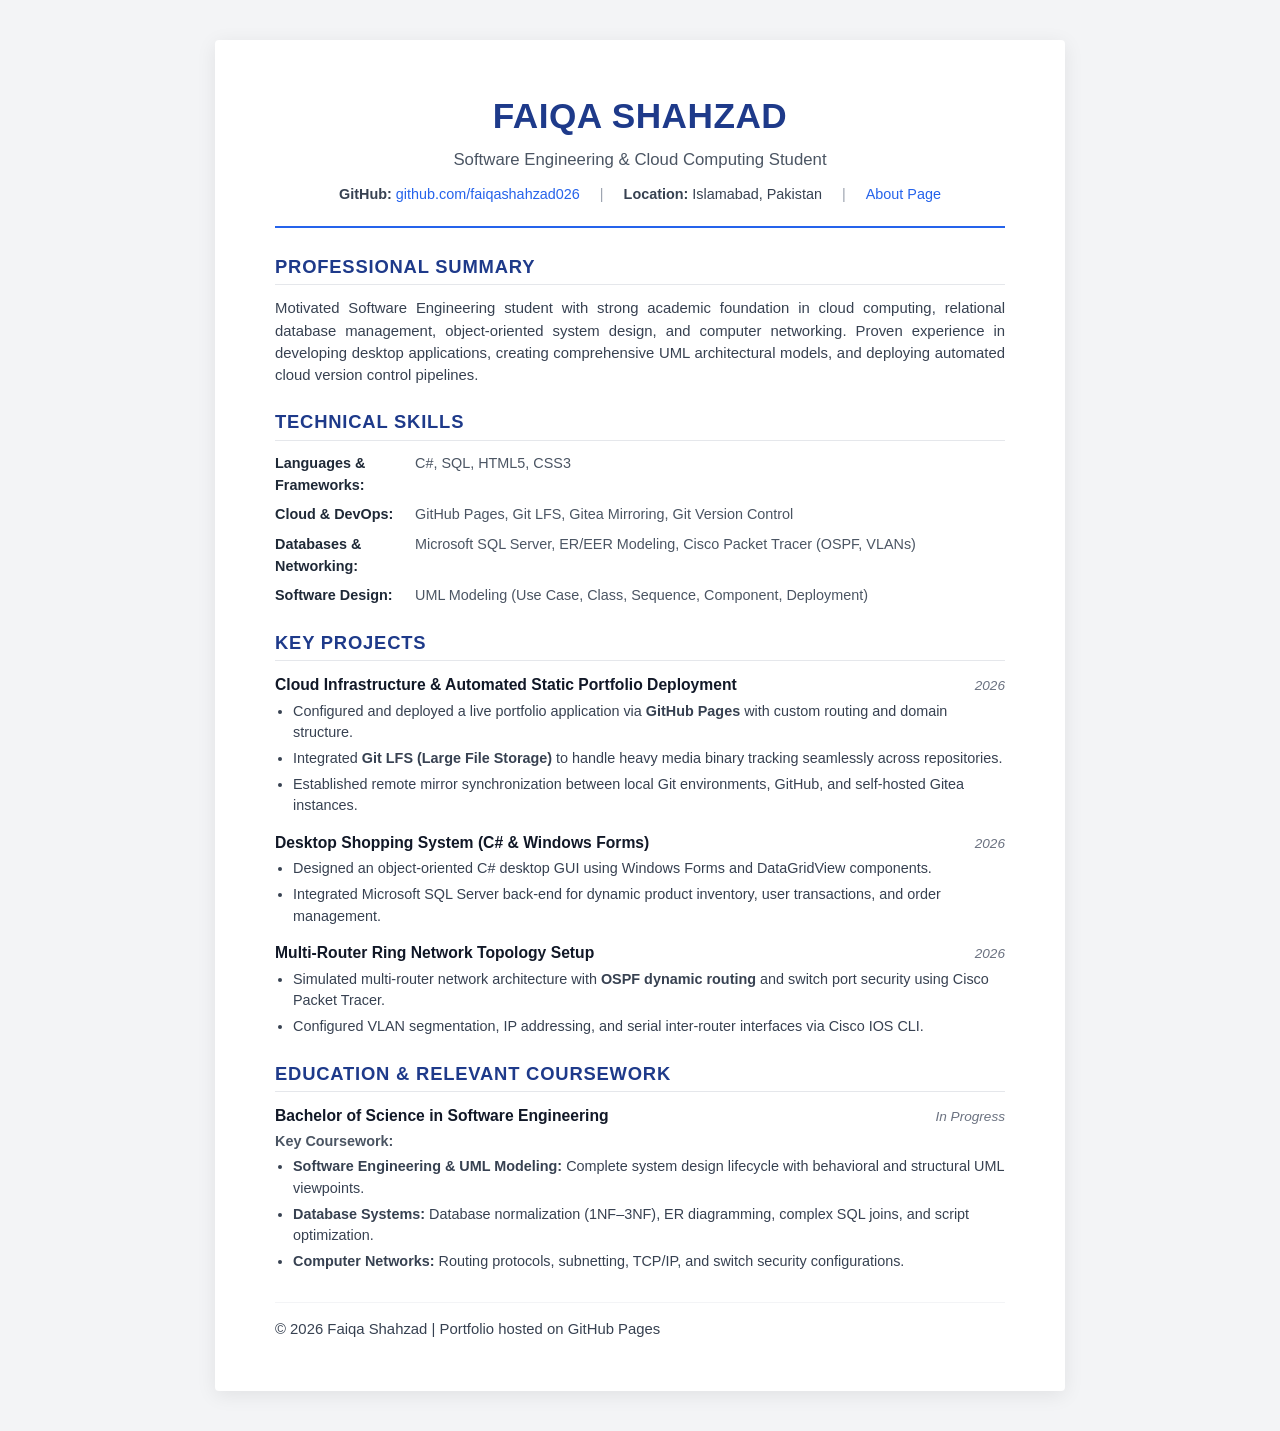
<file: index.html>
<!DOCTYPE html>
<html lang="en">
<head>
    <meta charset="UTF-8">
    <meta name="viewport" content="width=device-width, initial-scale=1.0">
    <title>Faiqa Shahzad - Curriculum Vitae</title>
    <style>
        * {
            box-sizing: border-box;
            margin: 0;
            padding: 0;
        }

        body {
            font-family: 'Helvetica Neue', Arial, sans-serif;
            background-color: #f3f4f6;
            color: #1f2937;
            line-height: 1.5;
            padding: 40px 15px;
        }

        .cv-container {
            max-width: 850px;
            margin: 0 auto;
            background: #ffffff;
            padding: 50px 60px;
            box-shadow: 0 4px 20px rgba(0, 0, 0, 0.08);
            border-radius: 4px;
        }

        /* Header / Contact Section */
        header {
            text-align: center;
            border-bottom: 2px solid #2563eb;
            padding-bottom: 20px;
            margin-bottom: 25px;
        }

        header h1 {
            font-size: 2.2rem;
            color: #1e3a8a;
            letter-spacing: 0.5px;
            text-transform: uppercase;
            margin-bottom: 4px;
        }

        header .subtitle {
            font-size: 1.05rem;
            color: #4b5563;
            font-weight: 500;
            margin-bottom: 12px;
        }

        .contact-info {
            display: flex;
            justify-content: center;
            gap: 20px;
            flex-wrap: wrap;
            font-size: 0.9rem;
            color: #374151;
        }

        .contact-info a {
            color: #2563eb;
            text-decoration: none;
            font-weight: 500;
        }

        .contact-info a:hover {
            text-decoration: underline;
        }

        .contact-info span {
            color: #9ca3af;
        }

        /* Section Styling */
        section {
            margin-bottom: 22px;
        }

        h2 {
            font-size: 1.15rem;
            color: #1e3a8a;
            text-transform: uppercase;
            letter-spacing: 0.8px;
            border-bottom: 1px solid #e5e7eb;
            padding-bottom: 4px;
            margin-bottom: 12px;
        }

        p {
            font-size: 0.93rem;
            color: #374151;
            text-align: justify;
        }

        /* Entry Blocks */
        .entry {
            margin-bottom: 14px;
        }

        .entry-header {
            display: flex;
            justify-content: space-between;
            align-items: baseline;
            margin-bottom: 3px;
        }

        .entry-title {
            font-size: 0.98rem;
            font-weight: 700;
            color: #111827;
        }

        .entry-subtitle {
            font-size: 0.9rem;
            font-weight: 600;
            color: #4b5563;
        }

        .entry-date {
            font-size: 0.85rem;
            color: #6b7280;
            font-style: italic;
        }

        /* Bullet lists */
        ul {
            list-style-type: disc;
            margin-left: 18px;
            margin-top: 4px;
        }

        li {
            font-size: 0.9rem;
            color: #374151;
            margin-bottom: 4px;
        }

        /* Skills Grid */
        .skills-grid {
            display: grid;
            grid-template-columns: 140px 1fr;
            row-gap: 8px;
            font-size: 0.9rem;
        }

        .skills-category {
            font-weight: 700;
            color: #1f2937;
        }

        .skills-list {
            color: #4b5563;
        }

        /* Footer */
        footer {
            margin-top: 30px;
            text-align: center;
            font-size: 0.8rem;
            color: #9ca3af;
            border-top: 1px solid #f3f4f6;
            padding-top: 15px;
        }

        /* Print friendly styling */
        @media print {
            body { background: #fff; padding: 0; }
            .cv-container { box-shadow: none; padding: 0; }
        }
    </style>
</head>
<body>

    <div class="cv-container">
        <!-- Header -->
        <header>
            <h1>Faiqa Shahzad</h1>
            <div class="subtitle">Software Engineering & Cloud Computing Student</div>
            <div class="contact-info">
                <div><strong>GitHub:</strong> <a href="https://github.com/faiqashahzad026" target="_blank">github.com/faiqashahzad026</a></div>
                <span>|</span>
                <div><strong>Location:</strong> Islamabad, Pakistan</div>
                <span>|</span>
                <div><a href="about.html">About Page</a></div>
            </div>
        </header>

        <!-- Professional Summary -->
        <section>
            <h2>Professional Summary</h2>
            <p>
                Motivated Software Engineering student with strong academic foundation in cloud computing, relational database management, object-oriented system design, and computer networking. Proven experience in developing desktop applications, creating comprehensive UML architectural models, and deploying automated cloud version control pipelines.
            </p>
        </section>

        <!-- Technical Skills -->
        <section>
            <h2>Technical Skills</h2>
            <div class="skills-grid">
                <div class="skills-category">Languages & Frameworks:</div>
                <div class="skills-list">C#, SQL, HTML5, CSS3</div>

                <div class="skills-category">Cloud & DevOps:</div>
                <div class="skills-list">GitHub Pages, Git LFS, Gitea Mirroring, Git Version Control</div>

                <div class="skills-category">Databases & Networking:</div>
                <div class="skills-list">Microsoft SQL Server, ER/EER Modeling, Cisco Packet Tracer (OSPF, VLANs)</div>

                <div class="skills-category">Software Design:</div>
                <div class="skills-list">UML Modeling (Use Case, Class, Sequence, Component, Deployment)</div>
            </div>
        </section>

        <!-- Academic Projects -->
        <section>
            <h2>Key Projects</h2>
            
            <div class="entry">
                <div class="entry-header">
                    <span class="entry-title">Cloud Infrastructure & Automated Static Portfolio Deployment</span>
                    <span class="entry-date">2026</span>
                </div>
                <ul>
                    <li>Configured and deployed a live portfolio application via <strong>GitHub Pages</strong> with custom routing and domain structure.</li>
                    <li>Integrated <strong>Git LFS (Large File Storage)</strong> to handle heavy media binary tracking seamlessly across repositories.</li>
                    <li>Established remote mirror synchronization between local Git environments, GitHub, and self-hosted Gitea instances.</li>
                </ul>
            </div>

            <div class="entry">
                <div class="entry-header">
                    <span class="entry-title">Desktop Shopping System (C# & Windows Forms)</span>
                    <span class="entry-date">2026</span>
                </div>
                <ul>
                    <li>Designed an object-oriented C# desktop GUI using Windows Forms and DataGridView components.</li>
                    <li>Integrated Microsoft SQL Server back-end for dynamic product inventory, user transactions, and order management.</li>
                </ul>
            </div>

            <div class="entry">
                <div class="entry-header">
                    <span class="entry-title">Multi-Router Ring Network Topology Setup</span>
                    <span class="entry-date">2026</span>
                </div>
                <ul>
                    <li>Simulated multi-router network architecture with <strong>OSPF dynamic routing</strong> and switch port security using Cisco Packet Tracer.</li>
                    <li>Configured VLAN segmentation, IP addressing, and serial inter-router interfaces via Cisco IOS CLI.</li>
                </ul>
            </div>
        </section>

        <!-- Coursework & Education -->
        <section>
            <h2>Education & Relevant Coursework</h2>
            <div class="entry">
                <div class="entry-header">
                    <span class="entry-title">Bachelor of Science in Software Engineering</span>
                    <span class="entry-date">In Progress</span>
                </div>
                <div class="entry-subtitle">Key Coursework:</div>
                <ul>
                    <li><strong>Software Engineering & UML Modeling:</strong> Complete system design lifecycle with behavioral and structural UML viewpoints.</li>
                    <li><strong>Database Systems:</strong> Database normalization (1NF–3NF), ER diagramming, complex SQL joins, and script optimization.</li>
                    <li><strong>Computer Networks:</strong> Routing protocols, subnetting, TCP/IP, and switch security configurations.</li>
                </ul>
            </div>
        </section>

        <!-- Footer -->
        <footer>
            <p>&copy; 2026 Faiqa Shahzad | Portfolio hosted on GitHub Pages</p>
        </footer>
    </div>

</body>
</html>
</file>
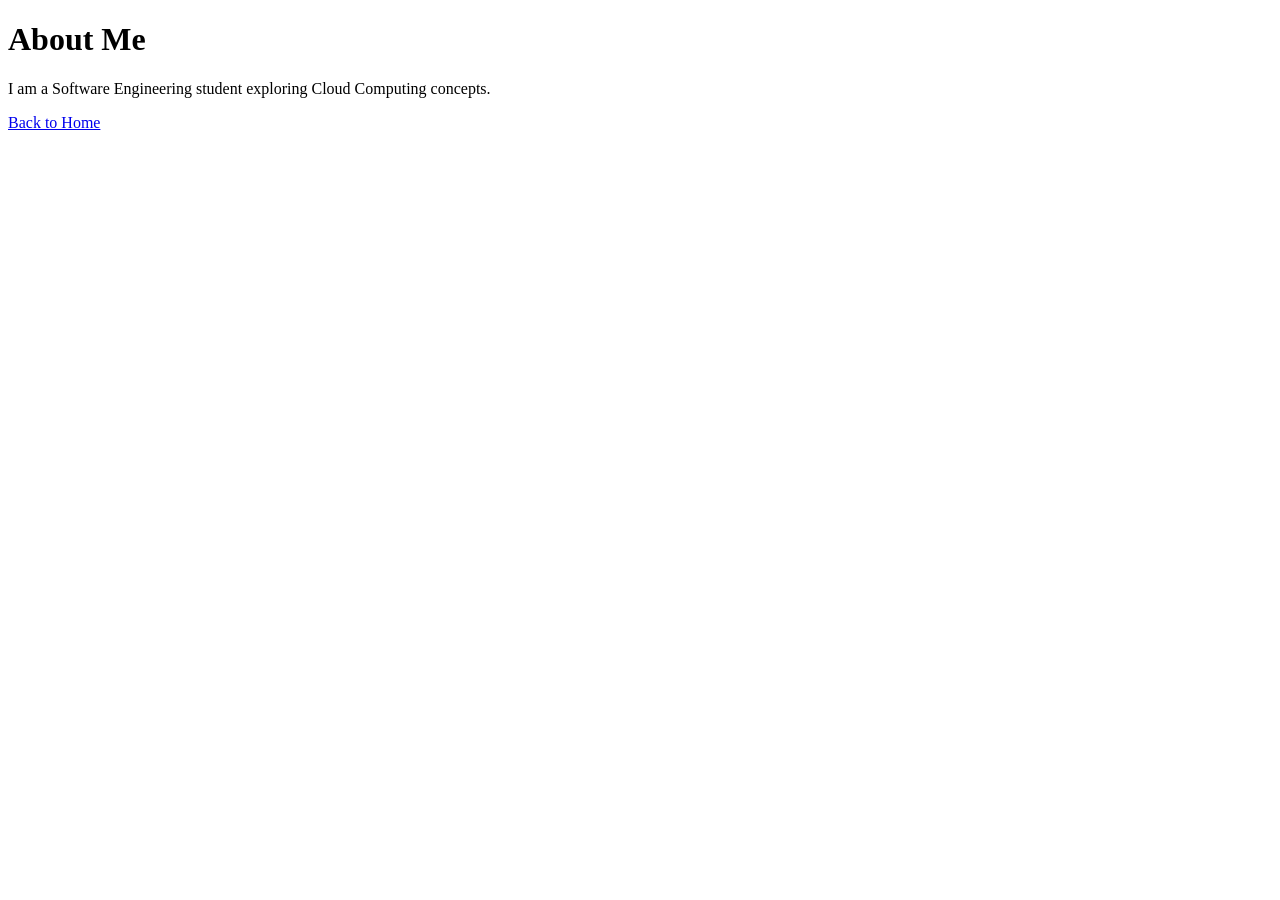
<file: about.html>
<!DOCTYPE html>
<html>
<head>
  <title>About Me</title>
</head>
<body>
  <h1>About Me</h1>
  <p>I am a Software Engineering student exploring Cloud Computing concepts.</p>
  <p><a href="index.html">Back to Home</a></p>
</body>
</html>
</file>
